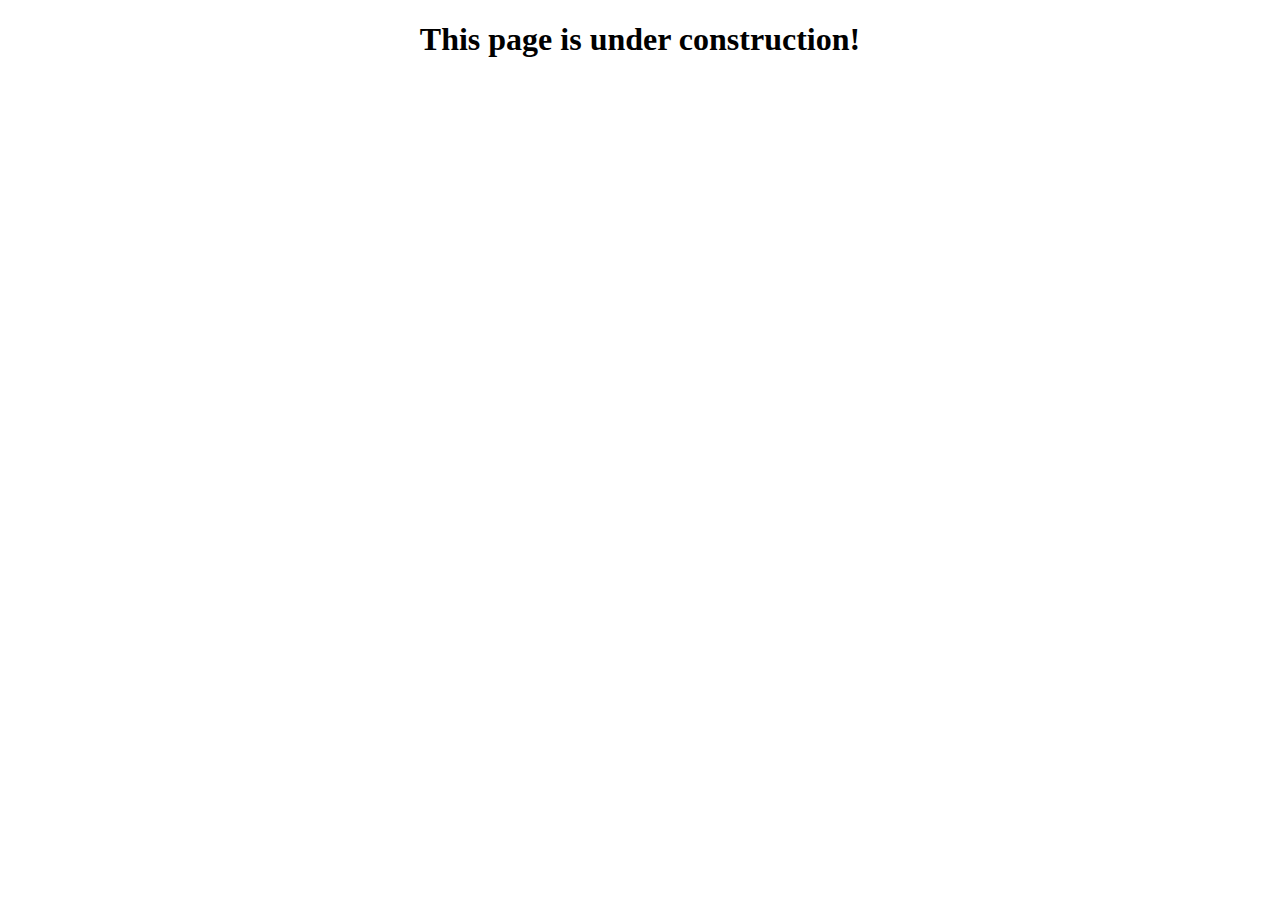
<file: index.html>
<!DOCTYPE html>
<html lang="en">
<head>
    <meta charset="UTF-8">
    <meta http-equiv="X-UA-Compatible" content="IE=edge">
    <meta name="viewport" content="width=device-width, initial-scale=1.0">
    <title>Under construction!</title>
</head>
<body>
    <style>
        .content{
            text-align: center;
        }
    </style>
    <div class="content">
        <h1>This page is under construction!</h1>
    </div>
</body>
</html>
</file>
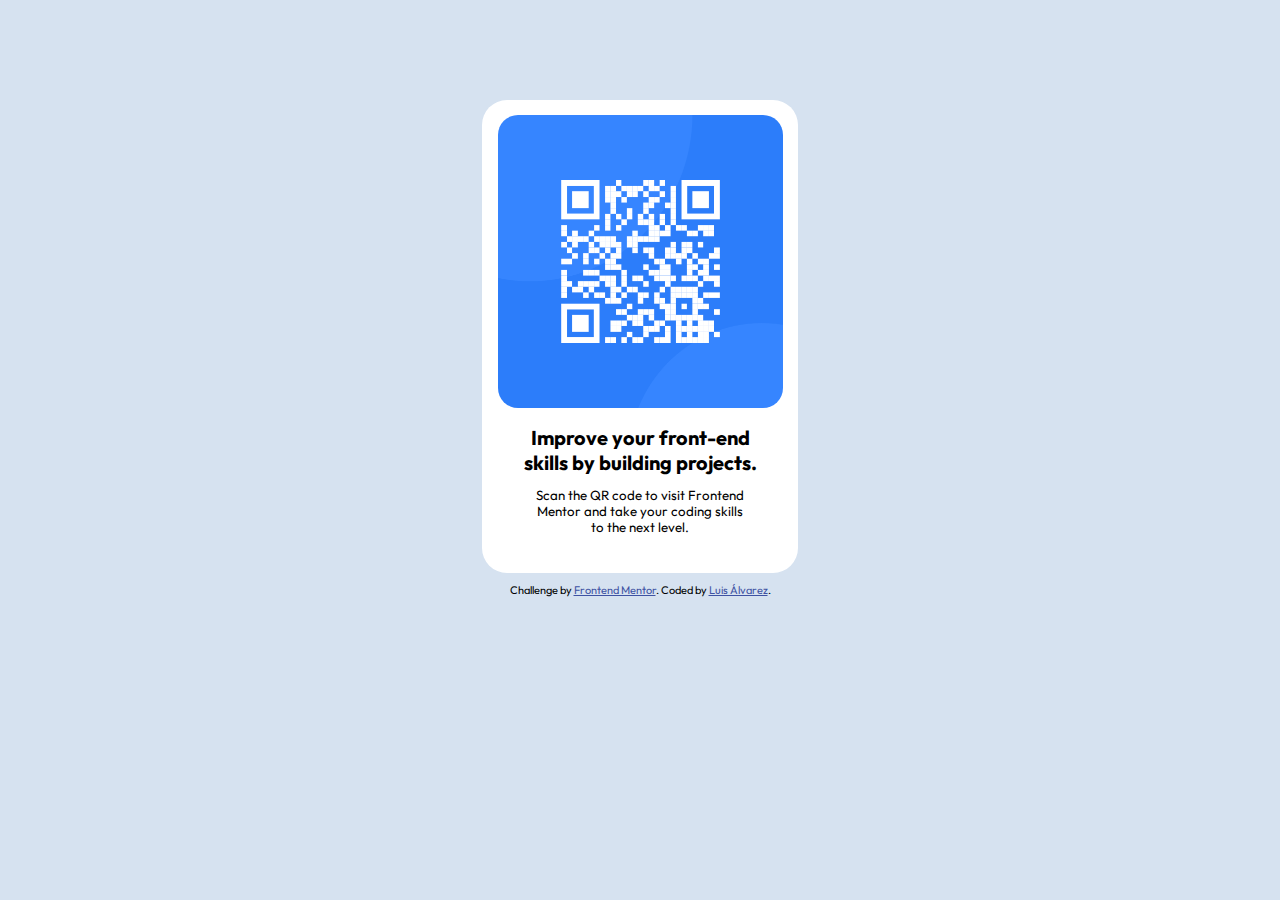
<file: qrcode/index.html>
<!DOCTYPE html>
<html lang="en">
<head>
  <meta charset="UTF-8">
  <meta name="viewport" content="width=device-width, initial-scale=1.0"> <!-- displays site properly based on user's device -->

  <link rel="icon" type="image/png" sizes="32x32" href="./images/favicon-32x32.png">
  <link rel="stylesheet" href="styles.css">
  
  <title>Frontend Mentor | QR code component</title>

  <!-- Feel free to remove these styles or customise in your own stylesheet 👍 -->
</head>
<body>

  <div class="container">
    <div class="card">
      <img class="qrcode" src="images/image-qr-code.png" alt="QRcode">
          <h4 class="h-title">Improve your front-end skills by building projects.</h4>
          <p class="p-content">Scan the QR code to visit Frontend Mentor and take your coding skills to the next level.</p>
    </div>
  
    <div class="attribution">
      Challenge by <a href="https://www.frontendmentor.io?ref=challenge" target="_blank">Frontend Mentor</a>. 
      Coded by <a href="https://www.linkedin.com/in/luis-%C3%A1lvarez-corral-0006a0264/" target="_blank">Luis Álvarez</a>.
    </div>
  </div>
</body>
</html>
</file>
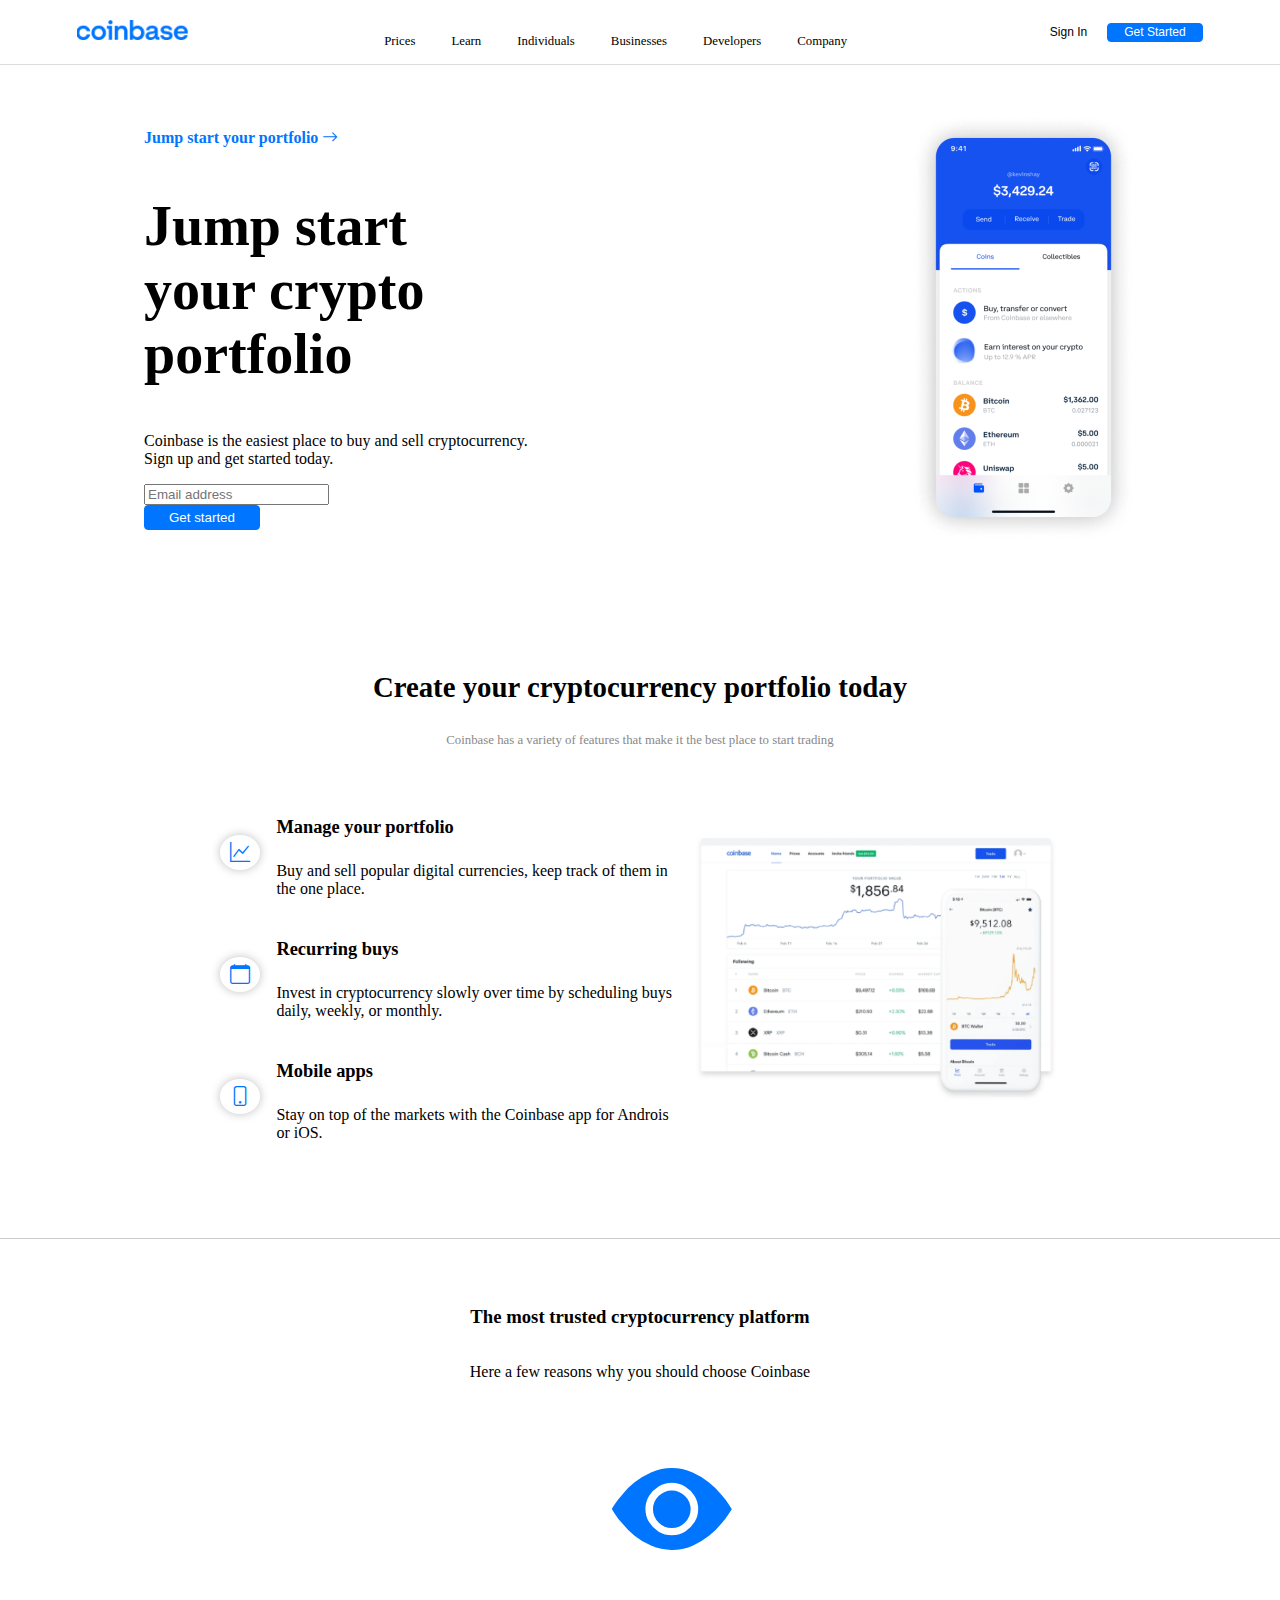
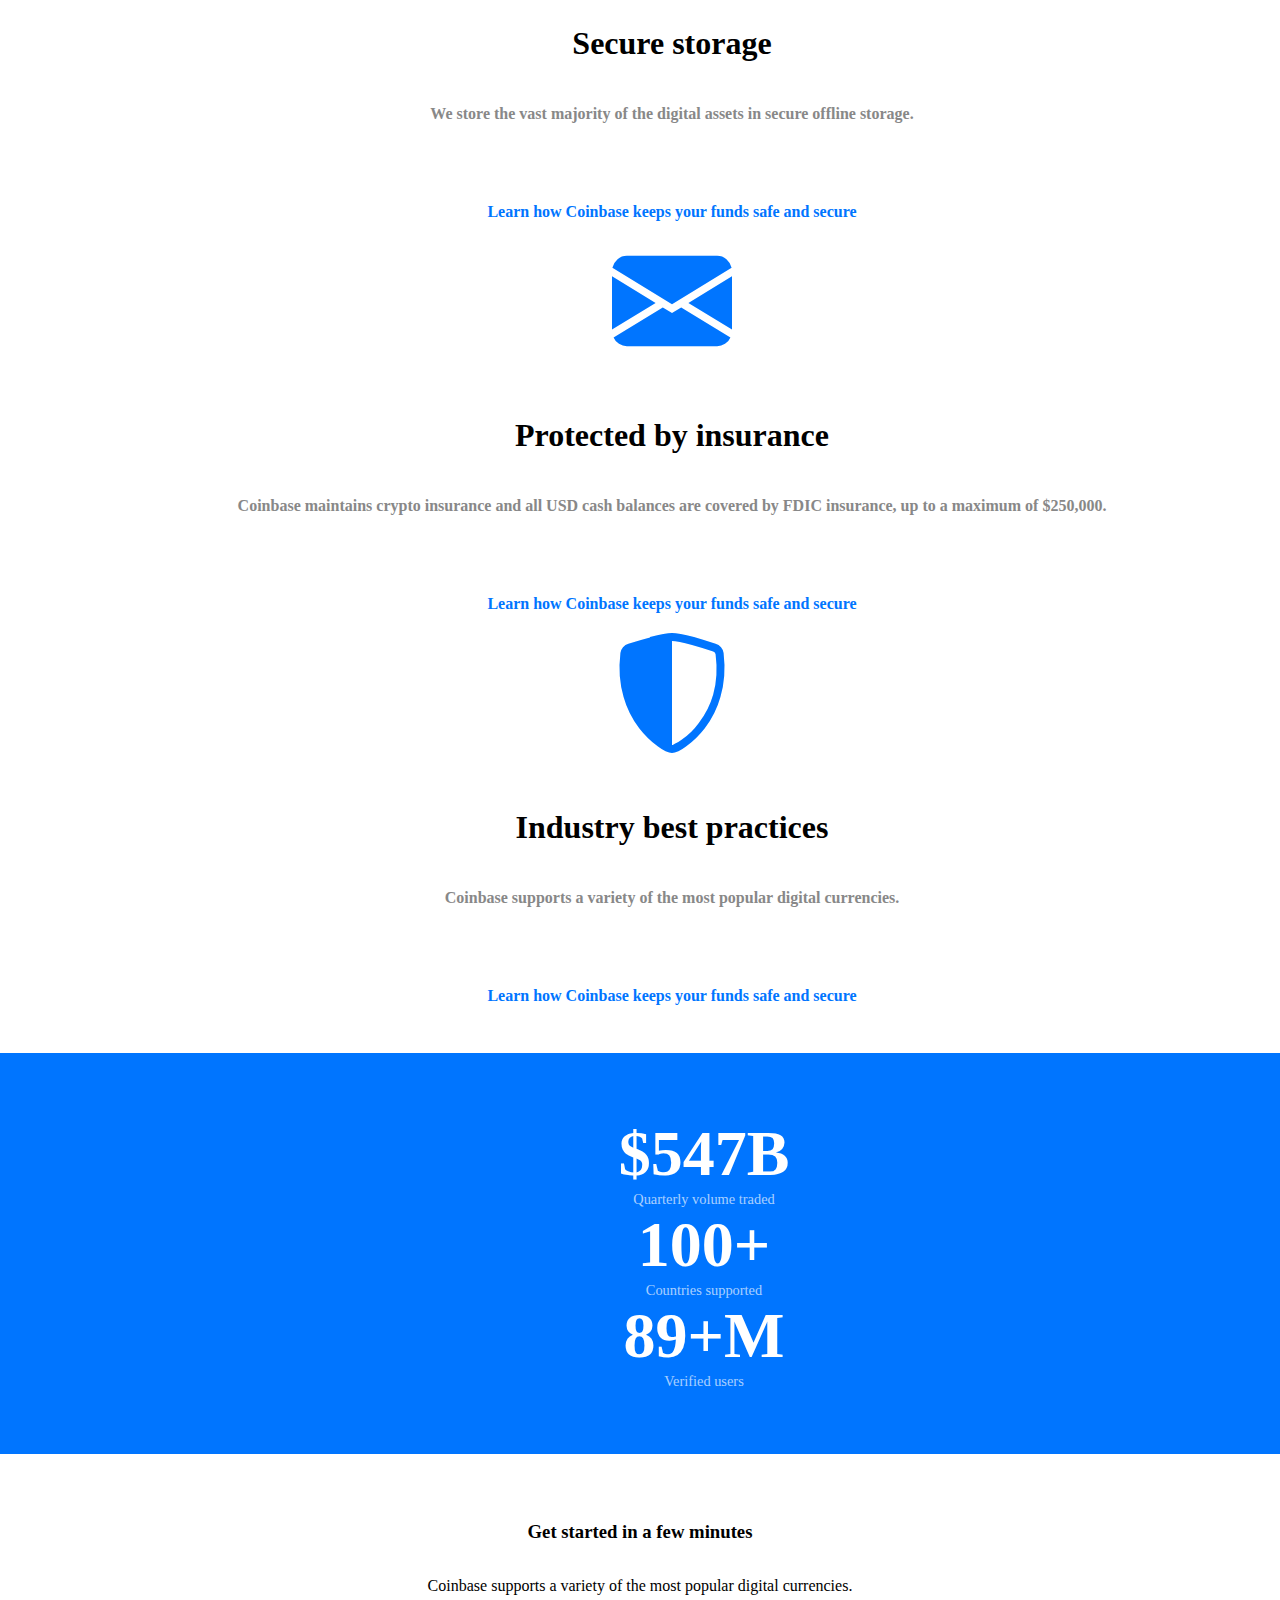
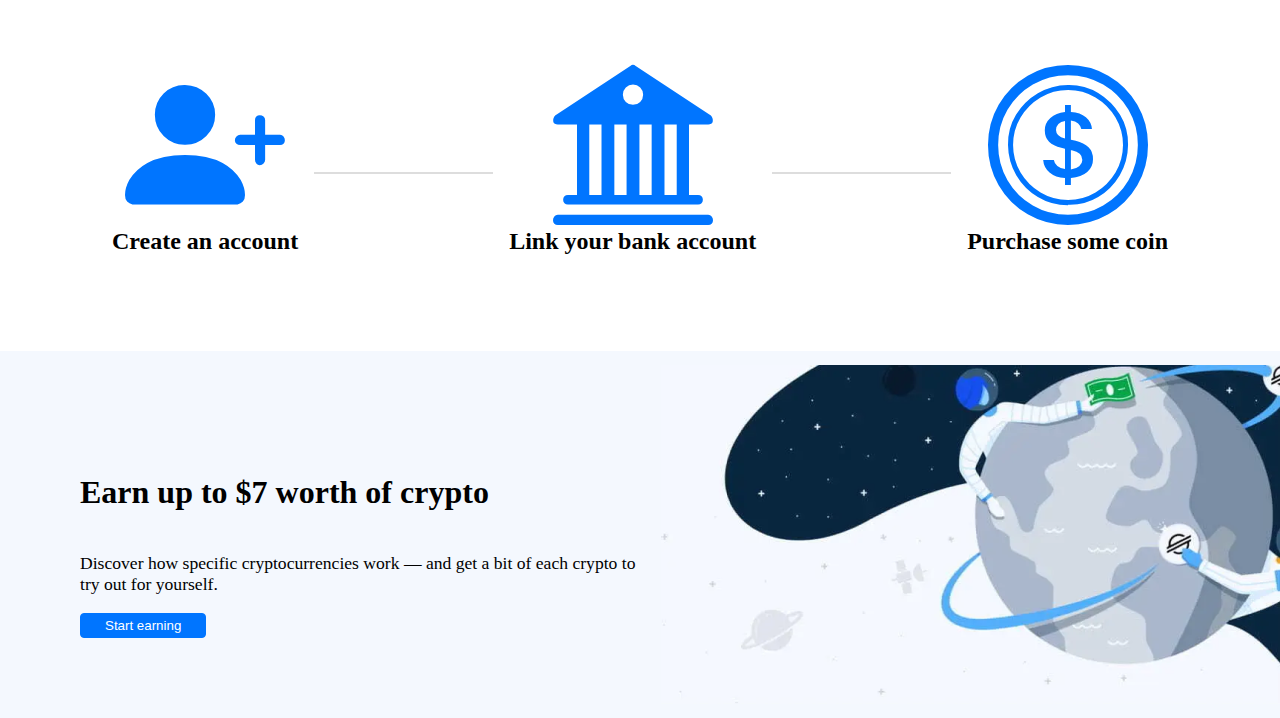
<file: coinbase-clone/html/index.html>
<!DOCTYPE html>
<html lang="en">
<head>
    <meta charset="UTF-8">
    <meta http-equiv="X-UA-Compatible" content="IE=edge">
    <meta name="viewport" content="width=device-width, initial-scale=1.0">
    <link href="https://cdn.jsdelivr.net/npm/bootstrap@5.3.0-alpha3/dist/css/bootstrap.min.css" rel="stylesheet" integrity="sha384-KK94CHFLLe+nY2dmCWGMq91rCGa5gtU4mk92HdvYe+M/SXH301p5ILy+dN9+nJOZ" crossorigin="anonymous">
    <link rel="stylesheet" href="https://cdn.jsdelivr.net/npm/bootstrap-icons@1.10.4/font/bootstrap-icons.css">
    <link rel="stylesheet" href="../css/styles.css">
    <title>Proyecto Final</title>
</head>
<body>
    <nav class="nav">
        <div class="logo">
            <a href="#">
            <img src="../assets/img/logo.png" alt="Logo">
            </a>
        </div>
        <div class="menu d-none d-md-block">
            <ul class="main-menu">
                <li><a href="#">Prices</a></li>
                <li><a href="#">Learn</a></li>
                <li><a href="#">Individuals</a></li>
                <li><a href="#">Businesses</a></li>
                <li><a href="#">Developers</a></li>
                <li><a href="#">Company</a></li>
            </ul>
        </div>
        <div class="get-started">
            <button class="btn-sec-s">Sign In</button>
            <button class="btn-main-s">Get Started</button>
        </div>
    </nav>
    <section class="sec-home">
        <div class="home-cta">
            <div class="cta-text">
                <span>Jump start your portfolio</span>
                <i class="bi bi-arrow-right"></i>
            </div>
            <h2 class="home-title">Jump start your crypto portfolio</h2>
            <p class="home-description">Coinbase is the easiest place to buy and sell cryptocurrency. Sign up and get started today.</p>
            <div class="lead-magnet row align-items-center">
                <div class="col input-col">
                    <input type="text" class="form-control input-text" placeholder="Email address">
                </div>
                <div class="col">
                    <button class="btn-main">Get started</button>
                </div>
            </div>
        </div>
        <div class="home-img d-none d-md-block">
            <img src="../assets/img/wallet.png" alt="wallet">
        </div>
    </section>
    <section class="sec-features">
        <div class="intro">
            <h3>Create your cryptocurrency portfolio today</h3>
            <p>Coinbase has a variety of features that make it the best place to start trading</p>
        </div>
        <div class="features">
            <div class="text">
                <div class="feature">
                    <span class="icon-sm">
                        <i class="bi bi-graph-up"></i>
                    </span>
                    <div class="description">
                        <h4 class="description-title">Manage your portfolio</h4>
                        <p class="description-text">Buy and sell popular digital currencies, keep track of them in the one place.</p>
                    </div>
                </div>
                <div class="feature">
                    <span class="icon-sm">
                        <i class="bi bi-calendar"></i>
                    </span>
                    <div class="description">
                        <h4 class="description-title">Recurring buys</h4>
                        <p class="description-text">Invest in cryptocurrency slowly over time by scheduling buys daily, weekly, or monthly.</p>
                    </div>
                </div>
                <div class="feature">
                    <span class="icon-sm">
                        <i class="bi bi-phone"></i>
                    </span>
                    <div class="description">
                        <h4 class="description-title">Mobile apps</h4>
                        <p class="description-text">Stay on top of the markets with the Coinbase app for Androis or iOS.</p>
                    </div>
                </div>
            </div>
            <div class="image d-none d-md-block">
                <img src="../assets/img/chart.png" alt="">
            </div>
        </div>
    </section>
    <section class="sec-benefits">
        <div class="intro">
            <h3>The most trusted cryptocurrency platform</h3>
            <p>Here a few reasons why you should choose Coinbase</p>
        </div>
        <div class="benefit-cards row">
            <div class="benefit col-md">
                <div class="icon">
                    <i class="bi bi-eye-fill"></i>
                </div>
                <div class="description">
                    <h4 class="title">Secure storage</h4>
                    <p class="text">We store the vast majority of the digital assets in secure offline storage.</p>
                </div>
                <p class="cta">Learn how Coinbase keeps your funds safe and secure</p>
            </div>
            <div class="benefit col-md">
                <div class="icon">
                    <i class="bi bi-envelope-fill"></i>
                </div>
                <div class="description">
                    <h4 class="title">Protected by insurance</h4>
                    <p class="text">Coinbase maintains crypto insurance and all USD cash balances are covered by FDIC insurance, up to a maximum of $250,000.</p>
                </div>
                <p class="cta">Learn how Coinbase keeps your funds safe and secure</p>
            </div>
            <div class="benefit col-md">
                <div class="icon">
                    <i class="bi bi-shield-shaded"></i>
                </div>
                <div class="description">
                    <h4 class="title">Industry best practices</h4>
                    <p class="text">Coinbase supports a variety of the most popular digital currencies.</p>
                </div>
                <p class="cta">Learn how Coinbase keeps your funds safe and secure</p>
            </div>
        </div>
    </section>
    <section class="sec-kpis row">
        <div class="kpi col-md">
            <span class="number">$547B</span>
            <span class="desc">Quarterly volume traded</span>
        </div>
        <div class="kpi col-md">
            <span class="number">100+</span>
            <span class="desc">Countries supported</span>
        </div>
        <div class="kpi col-md">
            <span class="number">89+M</span>
            <span class="desc">Verified users</span>
        </div>
    </section>
    <section class="sec-onboarding">
        <div class="intro">
            <h3>Get started in a few minutes</h3>
            <p>Coinbase supports a variety of the most popular digital currencies.</p>
        </div>
        <div class="steps">
            <div class="icon-desc">
                <i class="bi bi-person-plus-fill"></i>
                <h4 class="title">
                    Create an account
                </h4>
            </div>
            <div class="step-separator"></div>
            <div class="icon-desc">
                <i class="bi bi-bank2"></i>
                <h4 class="title">
                    Link your bank account
                </h4>
            </div>
            <div class="step-separator"></div>
            <div class="icon-desc">
                <i class="bi bi-coin"></i>
                <h4 class="title">
                    Purchase some coin
                </h4>
            </div>
        </div>
    </section>
    <section class="sec-footer-cta">
        <div class="footer-cta">
            <h4 class="cta-title">Earn up to $7 worth of crypto</h4>
            <p class="cta-description">Discover how specific cryptocurrencies work — and get a bit of each crypto to try out for yourself.</p>
            <button class="btn-main">Start earning</button>
        </div>
    </section>
    <script src="https://cdn.jsdelivr.net/npm/bootstrap@5.3.0-alpha3/dist/js/bootstrap.bundle.min.js" integrity="sha384-ENjdO4Dr2bkBIFxQpeoTz1HIcje39Wm4jDKdf19U8gI4ddQ3GYNS7NTKfAdVQSZe" crossorigin="anonymous"></script>
</body>
</html>
</file>
<file: qrcode/styles.css>
@import url('https://fonts.googleapis.com/css2?family=Outfit:wght@200;700&display=swap');

* {
    font-family: 'Outfit', sans-serif;
    margin: 0;
    padding: 0;
}

html {
    background-color: hsl(212, 45%, 89%);
}

.container{
    height: 100%;
    width: 100%;
    margin-top: 100px;
    display: flex;
    flex-direction: column;
    align-items: center;
    justify-content: center;
}

.card{
    display: flex;
    flex-direction: column;
    align-items: center;
    height: 450px;
    width: 300px;
    background-color: white;
    border: none;
    border-radius: 25px;
    gap: 12px;
    padding: 15px 8px 8px 8px;
}

.qrcode{
    height: 65%;
    width: 95%;
    border-radius: 20px;
    margin-bottom: 5px;
}

.h-title{
    text-align: center;
    font-size: 15pt;
    padding: 0px 20px;
}

.p-content{
    text-align: center;
    font-size: 10pt;
    padding: 0px 40px;
}

.attribution {
    margin-top: 10px;
    font-size: 11px; text-align: center; 
}
    
.attribution a {
    color: hsl(228, 45%, 44%); 
}
</file>
<file: coinbase-clone/css/styles.css>
.btn-main, .btn-main-s {
  padding: 0.25rem 1.5rem;
  border-radius: 0.25rem;
  background-color: #0075Ff;
  color: white;
  border: solid 1px #0075Ff;
}
.btn-main:hover, .btn-main-s:hover {
  background-color: white;
  color: #0075Ff;
}
.btn-main-s {
  font-size: 0.75rem;
  padding: 0.1rem 1rem;
}

.btn-sec, .btn-sec-s {
  padding: 0.25rem 1.5rem;
  border-radius: 0.25rem;
  color: #000000;
  background-color: transparent;
  border: none;
}
.btn-sec:hover, .btn-sec-s:hover {
  color: #888;
}
.btn-sec-s {
  font-size: 0.75rem;
  padding: 0.1rem 1rem;
}

.main-menu {
  margin-bottom: 0;
}
.main-menu li {
  font-size: 0.8rem;
  list-style: none;
  display: inline;
  margin-right: 2rem;
}
.main-menu li a {
  color: #000;
  text-decoration: none;
}
.main-menu li a:hover {
  text-decoration: underline;
}

.icon-sm i {
  font-size: 1.25rem;
  padding: 0.4rem 0.65rem;
  color: #0075Ff;
  border-radius: 50%;
  box-shadow: 0 0 10px rgba(0, 0, 0, 0.2509803922);
  cursor: pointer;
}

.benefit {
  display: flex;
  flex-direction: column;
}
.benefit .icon {
  color: #0075Ff;
  font-size: 7.5rem;
  text-align: center;
}
.benefit .description .title {
  font-size: 2rem;
  text-align: center;
}
.benefit .description .text {
  color: #888;
  font-weight: 600;
  text-align: center;
}
.benefit .cta {
  color: #0075Ff;
  font-weight: 600;
  margin-top: 4rem;
  text-align: center;
}

.icon-desc {
  display: flex;
  flex-direction: column;
  align-items: center;
  justify-content: center;
}
.icon-desc i {
  color: #0075Ff;
  padding: 0;
  font-size: 10rem;
}
.icon-desc .title {
  margin-top: -1rem;
  font-size: 1.5rem;
  font-weight: 600;
}

html {
  min-width: 100vw;
}

body {
  padding: 0;
  margin: 0;
}

.nav {
  display: flex;
  align-items: center;
  justify-content: space-around;
  width: 100%;
  height: 4rem;
  border-bottom: solid 1px #ddd;
}

.logo a img {
  max-width: 7rem;
}

.sec-home {
  display: flex;
  align-items: center;
  width: 100%;
  max-width: 992px;
  margin: auto;
  padding: 3rem;
}
.sec-home .home-cta {
  flex: 1;
}
.sec-home .home-cta .cta-text {
  color: #0075Ff;
  font-weight: 600;
}
.sec-home .home-cta .home-title {
  width: 20rem;
  font-size: 3.5rem;
}
.sec-home .home-cta .home-description {
  margin-top: 1rem;
  font-weight: 500;
  max-width: 25rem;
}
.sec-home .home-cta .lead-magnet .input-col {
  max-width: 200px;
}

.sec-features, .sec-onboarding .intro, .sec-benefits .intro {
  width: 100%;
  max-width: 992px;
  margin: auto;
  padding: 3rem;
  display: flex;
  flex-direction: column;
  align-items: center;
}
.sec-features .intro, .sec-onboarding .intro .intro, .sec-benefits .intro .intro {
  text-align: center;
}
.sec-features .intro h3, .sec-onboarding .intro .intro h3, .sec-benefits .intro .intro h3 {
  font-size: 1.8rem;
}
.sec-features .intro p, .sec-onboarding .intro .intro p, .sec-benefits .intro .intro p {
  font-size: 0.8rem;
  color: #888;
}
.sec-features .features, .sec-onboarding .intro .features, .sec-benefits .intro .features {
  display: flex;
  gap: 1rem;
  align-items: center;
}
.sec-features .features .text, .sec-onboarding .intro .features .text, .sec-benefits .intro .features .text {
  padding: 2rem 0;
  flex: 1;
}
.sec-features .features .text .feature, .sec-onboarding .intro .features .text .feature, .sec-benefits .intro .features .text .feature {
  display: flex;
  flex-direction: row;
  align-items: center;
}
.sec-features .features .text .feature .description, .sec-onboarding .intro .features .text .feature .description, .sec-benefits .intro .features .text .feature .description {
  margin-left: 1rem;
  max-width: 25rem;
}
.sec-features .features .text .feature .description .description-title, .sec-onboarding .intro .features .text .feature .description .description-title, .sec-benefits .intro .features .text .feature .description .description-title {
  font-size: 1.15rem;
}
.sec-features .features .text .feature .description .description-text, .sec-onboarding .intro .features .text .feature .description .description-text, .sec-benefits .intro .features .text .feature .description .description-text {
  font-size: 1rem;
}
.sec-features .features .image img, .sec-onboarding .intro .features .image img, .sec-benefits .intro .features .image img {
  max-width: 23rem;
}

.sec-benefits {
  border-top: 1px solid #ccc;
}
.sec-benefits .benefit-cards {
  width: 100%;
  padding: 0rem 2rem 2rem 2rem;
}

.sec-kpis {
  width: 100%;
  background-color: #0075Ff;
  color: white;
  padding: 4rem;
}
.sec-kpis .kpi {
  display: flex;
  flex-direction: column;
  align-items: center;
}
.sec-kpis .kpi .number {
  font-size: 4rem;
  font-weight: 600;
}
.sec-kpis .kpi .desc {
  font-size: 0.9rem;
  color: rgba(255, 255, 255, 0.6666666667);
}

.sec-onboarding .steps {
  padding: 0 7rem 4rem 7rem;
  display: flex;
  align-items: center;
  justify-content: center;
}
.sec-onboarding .steps .step-separator {
  flex: 1;
  border-top: 2px solid #ddd;
  margin: 0 1rem;
}

.sec-footer-cta {
  background-color: #F4F8FE;
  padding: 5rem;
  background-image: url("../assets/img/bg.png");
  background-repeat: no-repeat;
  background-position: 100%;
}
.sec-footer-cta .footer-cta {
  width: 50%;
}
.sec-footer-cta .footer-cta .cta-title {
  font-size: 2rem;
}
.sec-footer-cta .footer-cta .cta-description {
  font-size: 1.1rem;
}

@media (max-width: 768px) {
  .sec-onboarding .steps {
    flex-direction: column;
  }
  .sec-onboarding .steps .icon-desc .title {
    text-align: center;
  }
  .sec-footer-cta {
    background-image: none;
  }
  .sec-footer-cta .footer-cta {
    width: 100%;
    text-align: center;
  }
  .sec-benefits .intro {
    text-align: center;
  }
  .sec-benefits .intro h3 {
    font-size: 2rem;
  }
  .sec-features .intro p, .sec-benefits .intro .intro p, .sec-onboarding .intro .intro p {
    font-size: 1rem;
  }
  .sec-features .intro h3, .sec-benefits .intro .intro h3, .sec-onboarding .intro .intro h3 {
    font-size: 2rem;
  }
}

/*# sourceMappingURL=styles.css.map */
</file>
